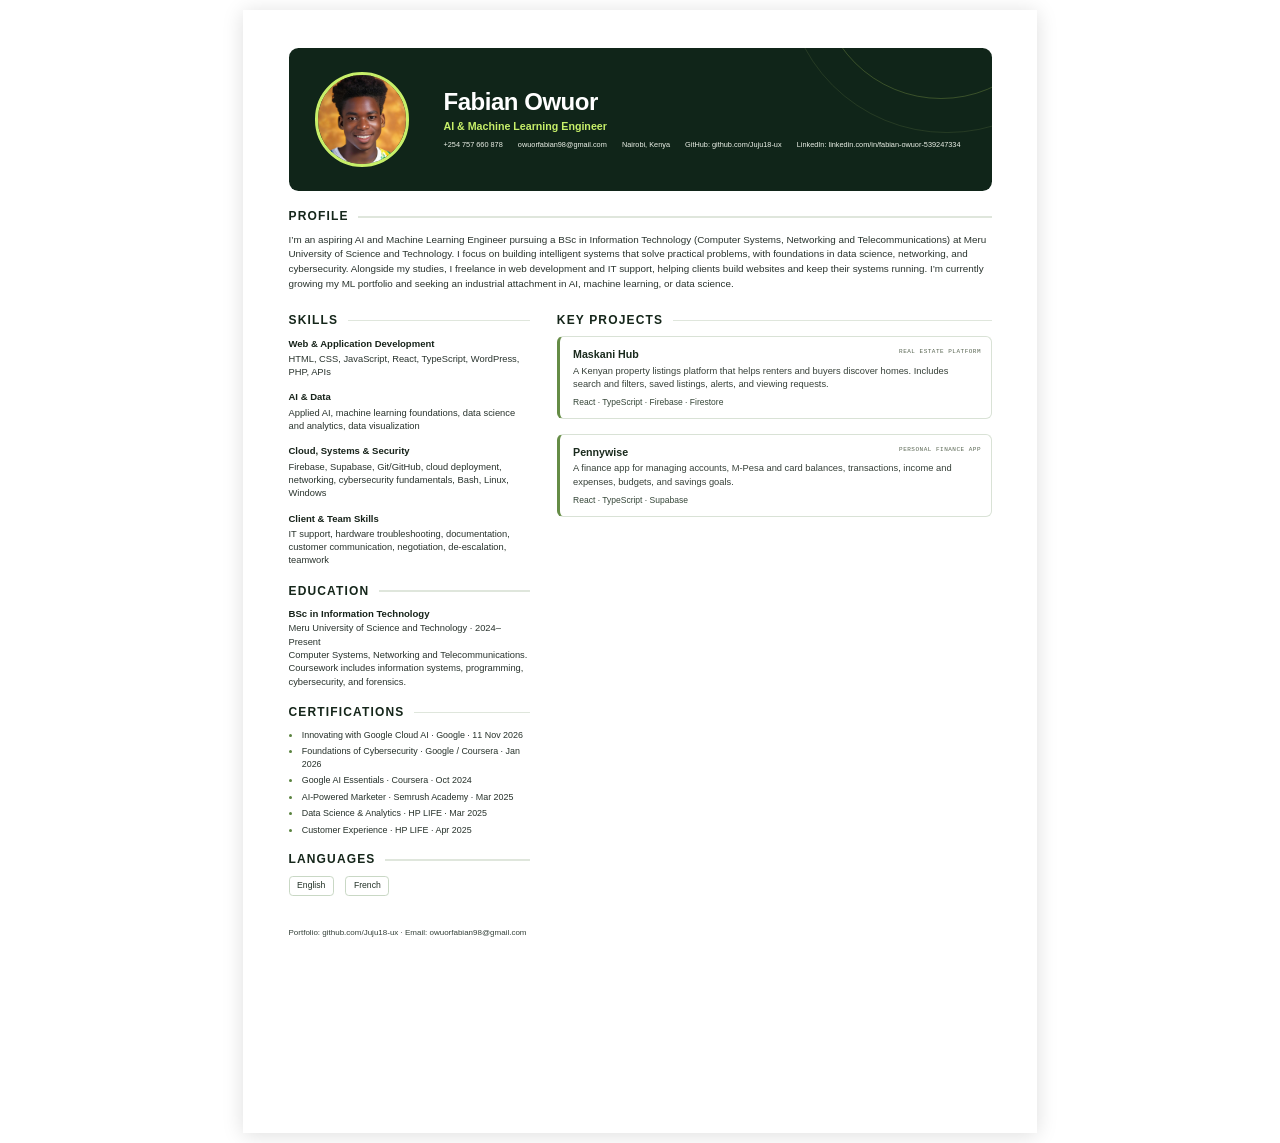
<file: assets/Fabian-CV-source.html>
<!doctype html>
<html lang="en">
<head>
<meta charset="utf-8">
<meta name="viewport" content="width=device-width, initial-scale=1">
<title>Fabian Owuor — CV</title>
<style>
@page{size:A4;margin:0}
*{box-sizing:border-box;-webkit-print-color-adjust:exact!important;print-color-adjust:exact!important}
html,body{margin:0;padding:0;background:#fff;color:#17221a;font-family:Arial,Helvetica,sans-serif}
body{width:210mm;height:297mm}
.sheet{width:210mm;height:297mm;padding:10mm 12mm 8mm;overflow:hidden}
.banner{position:relative;display:flex;align-items:center;gap:9mm;height:38mm;padding:5mm 7mm;background:#102519;color:#fff;border-radius:2.5mm;overflow:hidden}
.banner:before,.banner:after{content:"";position:absolute;border:1px solid #53683b55;border-radius:50%;width:85mm;height:85mm;right:-31mm;top:-63mm;pointer-events:none}
.banner:after{width:64mm;height:64mm;right:-19mm;top:-51mm;border-color:#8da74d55}
.portrait{position:relative;z-index:1;width:25mm;height:25mm;flex:0 0 25mm;border:1mm solid #c7ef69;border-radius:50%;object-fit:cover;object-position:center 35%}
.identity{position:relative;z-index:1;min-width:0;flex:1}
h1{margin:0 0 1.2mm;font-size:18pt;line-height:1.1;letter-spacing:-.35pt}
.title{margin:0 0 2.4mm;color:#c7ef69;font-size:8pt;font-weight:700}
.contacts{display:flex;flex-wrap:wrap;gap:1.2mm 4mm;font-size:5.5pt;line-height:1.15;color:#edf2e9}
.contacts a{color:inherit;text-decoration:none;white-space:nowrap}
.section{margin-top:5.5mm}
.section-title{display:flex;align-items:center;gap:2.5mm;margin:0 0 2.5mm;color:#15261a;font-size:9pt;line-height:1.1;font-weight:800;letter-spacing:1.15px;text-transform:uppercase}
.section-title:after{content:"";height:.35mm;background:#dfe6dc;flex:1}
.profile{margin-top:5mm}
.profile p{margin:0;font-size:7.4pt;line-height:1.48;color:#29332d}
.columns{display:grid;grid-template-columns:64mm 1fr;gap:7mm;margin-top:6mm}
.columns .section{margin-top:0;margin-bottom:4.5mm}
.skill{margin-bottom:3mm;font-size:7pt;line-height:1.42;color:#29332d}
.skill b{display:block;margin-bottom:.7mm;font-size:7.15pt;color:#17231a}
.education{font-size:7pt;line-height:1.43;color:#29332d}
.education b{display:block;font-size:7.2pt;color:#17231a}
.education .school{margin-top:.4mm}
.cert-list{margin:0;padding-left:3.2mm;list-style:disc;font-size:6.7pt;line-height:1.42;color:#26312a}
.cert-list li{padding-left:.3mm;margin:0 0 1mm;break-inside:avoid}
.cert-list li::marker{color:#59823e}
.languages{display:flex;gap:3mm}
.language{border:1px solid #c9d8c5;border-radius:1mm;padding:1.2mm 2mm;font-size:6.5pt;line-height:1;color:#243328}
.projects .section-title{margin-bottom:2.4mm}
.project{position:relative;border:1px solid #d9e2d6;border-left:1mm solid #658c46;border-radius:1.6mm;padding:3mm 3.5mm;margin-bottom:4mm;break-inside:avoid}
.project h3{margin:0 0 1mm;font-size:8pt;line-height:1.15;color:#1a2a1d}
.project-type{position:absolute;right:2.5mm;top:2.8mm;color:#596653;font-family:monospace;font-size:4.5pt;letter-spacing:.5px;text-transform:uppercase}
.project p{margin:0;font-size:7pt;line-height:1.42;color:#374139}
.stack{margin-top:1.5mm;font-size:6.4pt;color:#354638}
.bottom-links{margin-top:4mm;font-size:6pt;line-height:1.3;color:#344139}
.bottom-links a{color:inherit;text-decoration:none}
@media screen{body{margin:10px auto;box-shadow:0 2px 20px #0002}}
</style>
</head>
<body>
<main class="sheet">
  <header class="banner">
    <img class="portrait" src="profile-photo.jpeg" alt="Fabian Owuor">
    <div class="identity">
      <h1>Fabian Owuor</h1>
      <p class="title">AI &amp; Machine Learning Engineer</p>
      <div class="contacts">
        <a href="tel:+254757660878">+254 757 660 878</a>
        <a href="mailto:owuorfabian98@gmail.com">owuorfabian98@gmail.com</a>
        <span>Nairobi, Kenya</span>
        <a href="https://github.com/Juju18-ux">GitHub: github.com/Juju18-ux</a>
        <a href="https://www.linkedin.com/in/fabian-owuor-539247334">LinkedIn: linkedin.com/in/fabian-owuor-539247334</a>
      </div>
    </div>
  </header>

  <section class="section profile">
    <h2 class="section-title">Profile</h2>
    <p>I’m an aspiring AI and Machine Learning Engineer pursuing a BSc in Information Technology (Computer Systems, Networking and Telecommunications) at Meru University of Science and Technology. I focus on building intelligent systems that solve practical problems, with foundations in data science, networking, and cybersecurity. Alongside my studies, I freelance in web development and IT support, helping clients build websites and keep their systems running. I’m currently growing my ML portfolio and seeking an industrial attachment in AI, machine learning, or data science.</p>
  </section>

  <div class="columns">
    <aside>
      <section class="section">
        <h2 class="section-title">Skills</h2>
        <div class="skill"><b>Web &amp; Application Development</b>HTML, CSS, JavaScript, React, TypeScript, WordPress, PHP, APIs</div>
        <div class="skill"><b>AI &amp; Data</b>Applied AI, machine learning foundations, data science and analytics, data visualization</div>
        <div class="skill"><b>Cloud, Systems &amp; Security</b>Firebase, Supabase, Git/GitHub, cloud deployment, networking, cybersecurity fundamentals, Bash, Linux, Windows</div>
        <div class="skill"><b>Client &amp; Team Skills</b>IT support, hardware troubleshooting, documentation, customer communication, negotiation, de-escalation, teamwork</div>
      </section>

      <section class="section">
        <h2 class="section-title">Education</h2>
        <div class="education">
          <b>BSc in Information Technology</b>
          <div class="school">Meru University of Science and Technology · 2024–Present</div>
          <div>Computer Systems, Networking and Telecommunications. Coursework includes information systems, programming, cybersecurity, and forensics.</div>
        </div>
      </section>

      <section class="section">
        <h2 class="section-title">Certifications</h2>
        <ul class="cert-list">
          <li>Innovating with Google Cloud AI · Google · 11 Nov 2026</li>
          <li>Foundations of Cybersecurity · Google / Coursera · Jan 2026</li>
          <li>Google AI Essentials · Coursera · Oct 2024</li>
          <li>AI-Powered Marketer · Semrush Academy · Mar 2025</li>
          <li>Data Science &amp; Analytics · HP LIFE · Mar 2025</li>
          <li>Customer Experience · HP LIFE · Apr 2025</li>
        </ul>
      </section>

      <section class="section">
        <h2 class="section-title">Languages</h2>
        <div class="languages"><span class="language">English</span><span class="language">French</span></div>
      </section>
    </aside>

    <section class="section projects">
      <h2 class="section-title">Key Projects</h2>
      <article class="project">
        <span class="project-type">Real Estate Platform</span>
        <h3>Maskani Hub</h3>
        <p>A Kenyan property listings platform that helps renters and buyers discover homes. Includes search and filters, saved listings, alerts, and viewing requests.</p>
        <div class="stack">React · TypeScript · Firebase · Firestore</div>
      </article>
      <article class="project">
        <span class="project-type">Personal Finance App</span>
        <h3>Pennywise</h3>
        <p>A finance app for managing accounts, M-Pesa and card balances, transactions, income and expenses, budgets, and savings goals.</p>
        <div class="stack">React · TypeScript · Supabase</div>
      </article>
    </section>
  </div>

  <footer class="bottom-links">Portfolio: github.com/Juju18-ux · Email: <a href="mailto:owuorfabian98@gmail.com">owuorfabian98@gmail.com</a></footer>
</main>
</body>
</html>
</file>
